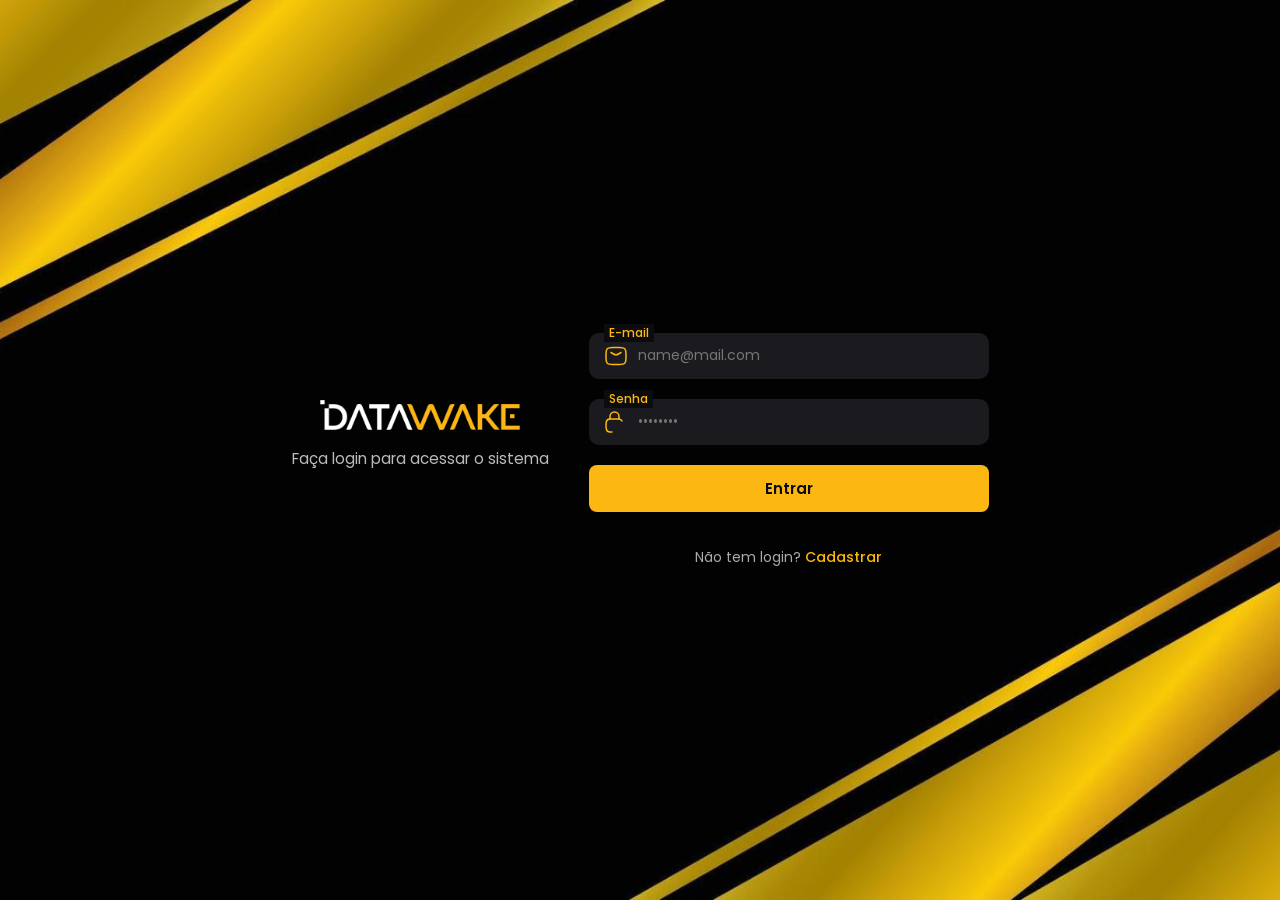
<file: Portaria/index.html>
<!DOCTYPE html>
<html lang="pt-BR">

<head>
    <meta charset="UTF-8">
    <meta name="viewport" content="width=device-width, initial-scale=1.0">
    <title>Login - Sistema de Portaria</title>
    <link href="https://fonts.googleapis.com/css2?family=Poppins:wght@300;400;600&display=swap" rel="stylesheet">
    <style>
        * {
            margin: 0;
            padding: 0;
            box-sizing: border-box;
            font-family: 'Poppins', sans-serif;
        }

        body {
            height: 100vh;
            background: url('images/555.jpg') center/cover no-repeat;
            display: flex;
            align-items: center;
            justify-content: center;
            color: #fff;
            padding: 20px;
            flex-wrap: wrap;
            gap: 40px;
        }

        .logo {
            text-align: center;
            margin-bottom: 30px;
        }

        .logo img {
            width: 200px;
        }

        .logo p {
            color: #bbb;
            font-size: 0.95rem;
            margin-top: 10px;
        }

        form {
            width: 100%;
            max-width: 400px;
            display: flex;
            flex-direction: column;
            gap: 20px;
        }

        .input_container {
            position: relative;
            display: flex;
            align-items: center;
            background: #1b1b1f;
            border-radius: 10px;
            padding: 10px 14px;
            border: 1px solid transparent;
            transition: all 0.25s ease;
        }

        .input_container:focus-within {
            border-color: #fcb713;
            background: linear-gradient(145deg, #1e1e22, #25252a);
            box-shadow: 0 0 12px rgba(252, 183, 19, 0.4), 0 0 3px rgba(252, 183, 19, 0.3) inset;
            transform: translateY(-2px);
        }

        .icon {
            flex-shrink: 0;
            margin-right: 10px;
            stroke: #fcb713;
            transition: transform 0.25s ease, stroke 0.25s ease;
        }

        .input_container:focus-within .icon {
            transform: scale(1.15);
            stroke: #ffd84e;
        }

        .input_field {
            flex: 1;
            background: transparent;
            border: none;
            outline: none;
            color: #fff;
            font-size: 14px;
            transition: color 0.2s ease;
        }

        .input_container:focus-within .input_field::placeholder {
            color: #fcb713;
        }

        .input_label {
            position: absolute;
            top: -10px;
            left: 14px;
            background: #0c0c10;
            padding: 0 5px;
            font-size: 12px;
            color: #fcb713;
            font-weight: 500;
        }

        button[type="submit"] {
            background: #fcb713;
            color: #0c0c10;
            border: none;
            border-radius: 8px;
            padding: 12px;
            font-size: 15px;
            font-weight: 600;
            cursor: pointer;
            transition: 0.3s;
        }

        button[type="submit"]:hover {
            background: #ffd84e;
            box-shadow: 0 0 15px rgba(252, 183, 19, 0.4);
            transform: translateY(-1px);
        }

        .cadastro-link {
            margin-top: 15px;
            text-align: center;
            font-size: 14px;
            color: #aaa;
        }

        .cadastro-link a {
            color: #fcb713;
            text-decoration: none;
            font-weight: 500;
            transition: color 0.3s;
        }

        .cadastro-link a:hover {
            color: #fff;
        }

        #alerta {
            display: none;
            text-align: center;
            margin-top: 10px;
            font-weight: 500;
            padding: 8px;
            border-radius: 6px;
        }

        @media (max-width: 768px) {
            body {
                flex-direction: column;
                padding: 20px;
            }

            .logo {
                margin-right: 0;
            }

            .logo img {
                width: 160px;
            }
        }

        @media (max-width: 400px) {
            form {
                padding: 0 10px;
            }

            .input_container {
                padding: 8px 10px;
            }
        }
    </style>
</head>

<body>
    <div class="logo">
        <img src="images/DTW.png" alt="Logo DataWake">
        <p>Faça login para acessar o sistema</p>
    </div>

    <form id="formLogin" onsubmit="event.preventDefault(); fazerLogin();">
        <div class="input_container">
            <label class="input_label" for="usuario">E-mail</label>
            <svg fill="none" viewBox="0 0 24 24" height="24" width="24" xmlns="http://www.w3.org/2000/svg" class="icon">
                <path stroke-linejoin="round" stroke-linecap="round" stroke-width="1.5" stroke="#fcb713"
                    d="M7 8.5L9.94202 10.2394C11.6572 11.2535 12.3428 11.2535 14.058 10.2394L17 8.5"></path>
                <path stroke-linejoin="round" stroke-width="1.5" stroke="#fcb713"
                    d="M2.01577 13.4756C2.08114 16.5412 2.11383 18.0739 3.24496 19.2094C4.37608 20.3448 5.95033 20.3843 9.09883 20.4634C11.0393 20.5122 12.9607 20.5122 14.9012 20.4634C18.0497 20.3843 19.6239 20.3448 20.7551 19.2094C21.8862 18.0739 21.9189 16.5412 21.9842 13.4756C22.0053 12.4899 22.0053 11.5101 21.9842 10.5244C21.9189 7.45886 21.8862 5.92609 20.7551 4.79066C19.6239 3.65523 18.0497 3.61568 14.9012 3.53657C12.9607 3.48781 11.0393 3.48781 9.09882 3.53656C5.95033 3.61566 4.37608 3.65521 3.24495 4.79065C2.11382 5.92608 2.08114 7.45885 2.01576 10.5244C1.99474 11.5101 1.99475 12.4899 2.01577 13.4756Z">
                </path>
            </svg>
            <input id="usuario" type="email" placeholder="name@mail.com" class="input_field" required>
        </div>

        <div class="input_container">
            <label class="input_label" for="senha">Senha</label>
            <svg fill="none" viewBox="0 0 24 24" height="24" width="24" xmlns="http://www.w3.org/2000/svg" class="icon">
                <path stroke-linecap="round" stroke-width="1.5" stroke="#fcb713"
                    d="M18 11.0041C17.4166 9.91704 16.273 9.15775 14.9519 9.0993C13.477 9.03404 11.9788 9 10.329 9C8.67911 9 7.18091 9.03404 5.70604 9.0993C3.95328 9.17685 2.51295 10.4881 2.27882 12.1618C2.12602 13.2541 2 14.3734 2 15.5134C2 16.6534 2.12602 17.7727 2.27882 18.865C2.51295 20.5387 3.95328 21.8499 5.70604 21.9275C6.42013 21.9591 7.26041 21.9834 8 22">
                </path>
                <path stroke-linejoin="round" stroke-linecap="round" stroke-width="1.5" stroke="#fcb713"
                    d="M6 9V6.5C6 4.01472 8.01472 2 10.5 2C12.9853 2 15 4.01472 15 6.5V9"></path>
            </svg>
            <input id="senha" type="password" placeholder="••••••••" class="input_field" required>
        </div>

        <button type="submit">Entrar</button>

        <p id="alerta"></p>

        <div class="cadastro-link">
            <p>Não tem login? <a href="cadastro.html">Cadastrar</a></p>
        </div>
    </form>

    <script src="script.js"></script>
</body>

</html>
</file>
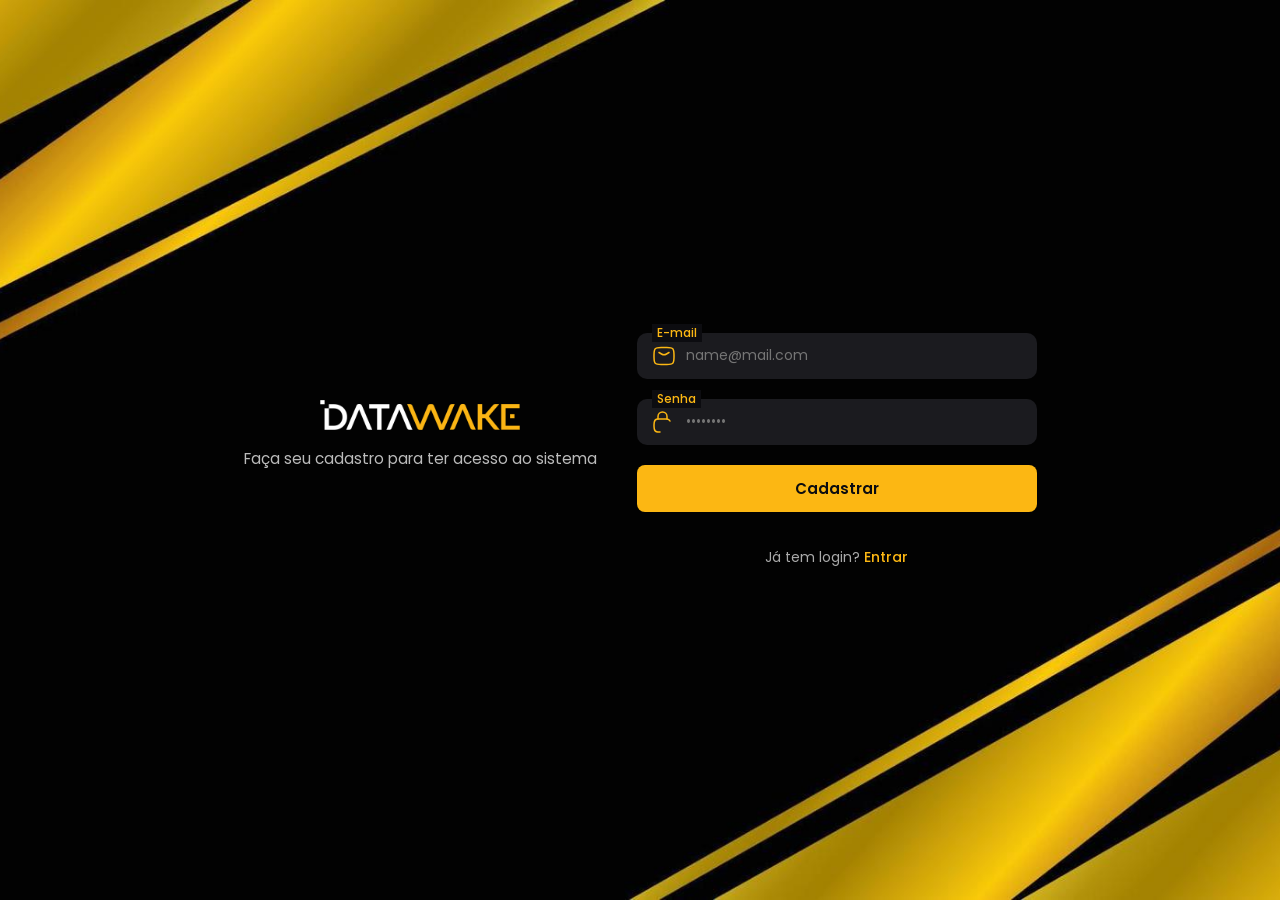
<file: Portaria/cadastro.html>
<!DOCTYPE html>
<html lang="pt-BR">

<head>
    <meta charset="UTF-8">
    <meta name="viewport" content="width=device-width, initial-scale=1.0">
    <title>Cadastro - Sistema de Portaria</title>
    <link href="https://fonts.googleapis.com/css2?family=Poppins:wght@300;400;600&display=swap" rel="stylesheet">
    <style>
        * {
            margin: 0;
            padding: 0;
            box-sizing: border-box;
            font-family: 'Poppins', sans-serif;
        }

        body {
            height: 100vh;
            background: url('images/555.jpg') center/cover no-repeat;
            display: flex;
            align-items: center;
            justify-content: center;
            color: #fff;
            padding: 20px;
            flex-wrap: wrap;
            gap: 40px;
        }

        .logo {
            text-align: center;
            margin-bottom: 30px;
        }

        .logo img {
            width: 200px;
        }

        .logo p {
            color: #bbb;
            font-size: 0.95rem;
            margin-top: 10px;
        }

        form {
            width: 100%;
            max-width: 400px;
            display: flex;
            flex-direction: column;
            gap: 20px;
        }

        .input_container {
            position: relative;
            display: flex;
            align-items: center;
            background: #1b1b1f;
            border-radius: 10px;
            padding: 10px 14px;
            border: 1px solid transparent;
            transition: all 0.25s ease;
        }

        .input_container:focus-within {
            border-color: #fcb713;
            background: linear-gradient(145deg, #1e1e22, #25252a);
            box-shadow: 0 0 12px rgba(252, 183, 19, 0.4), 0 0 3px rgba(252, 183, 19, 0.3) inset;
            transform: translateY(-2px);
        }

        .icon {
            flex-shrink: 0;
            margin-right: 10px;
            stroke: #fcb713;
            transition: transform 0.25s ease, stroke 0.25s ease;
        }

        .input_container:focus-within .icon {
            transform: scale(1.15);
            stroke: #ffd84e;
        }

        .input_field {
            flex: 1;
            background: transparent;
            border: none;
            outline: none;
            color: #fff;
            font-size: 14px;
            transition: color 0.2s ease;
        }

        .input_container:focus-within .input_field::placeholder {
            color: #fcb713;
        }

        .input_label {
            position: absolute;
            top: -10px;
            left: 14px;
            background: #0c0c10;
            padding: 0 5px;
            font-size: 12px;
            color: #fcb713;
            font-weight: 500;
        }

        button[type="submit"] {
            background: #fcb713;
            color: #0c0c10;
            border: none;
            border-radius: 8px;
            padding: 12px;
            font-size: 15px;
            font-weight: 600;
            cursor: pointer;
            transition: 0.3s;
        }

        button[type="submit"]:hover {
            background: #ffd84e;
            box-shadow: 0 0 15px rgba(252, 183, 19, 0.4);
            transform: translateY(-1px);
        }

        .login-link {
            margin-top: 15px;
            text-align: center;
            font-size: 14px;
            color: #aaa;
        }

        .login-link a {
            color: #fcb713;
            text-decoration: none;
            font-weight: 500;
            transition: color 0.3s;
        }

        .login-link a:hover {
            color: #fff;
        }

        #alerta {
            display: none;
            text-align: center;
            margin-top: 10px;
            font-weight: 500;
            padding: 8px;
            border-radius: 6px;
        }

        @media (max-width: 768px) {
            body {
                flex-direction: column;
                padding: 20px;
            }

            .logo {
                margin-right: 0;
            }

            .logo img {
                width: 160px;
            }
        }

        @media (max-width: 400px) {
            form {
                padding: 0 10px;
            }

            .input_container {
                padding: 8px 10px;
            }
        }
    </style>
</head>

<body>
    <div class="logo">
        <img src="images/DTW.png" alt="Logo DataWake">
        <p>Faça seu cadastro para ter acesso ao sistema</p>
    </div>

    <form id="formCadastro" onsubmit="event.preventDefault(); fazerCadastro();">
        <div class="input_container">
            <label class="input_label" for="email">E-mail</label>
            <svg fill="none" viewBox="0 0 24 24" height="24" width="24" xmlns="http://www.w3.org/2000/svg" class="icon">
                <path stroke-linejoin="round" stroke-linecap="round" stroke-width="1.5" stroke="#fcb713" d="M7 8.5L9.94202 10.2394C11.6572 11.2535 12.3428 11.2535 14.058 10.2394L17 8.5"></path>
                <path stroke-linejoin="round" stroke-width="1.5" stroke="#fcb713" d="M2.01577 13.4756C2.08114 16.5412 2.11383 18.0739 3.24496 19.2094C4.37608 20.3448 5.95033 20.3843 9.09883 20.4634C11.0393 20.5122 12.9607 20.5122 14.9012 20.4634C18.0497 20.3843 19.6239 20.3448 20.7551 19.2094C21.8862 18.0739 21.9189 16.5412 21.9842 13.4756C22.0053 12.4899 22.0053 11.5101 21.9842 10.5244C21.9189 7.45886 21.8862 5.92609 20.7551 4.79066C19.6239 3.65523 18.0497 3.61568 14.9012 3.53657C12.9607 3.48781 11.0393 3.48781 9.09882 3.53656C5.95033 3.61566 4.37608 3.65521 3.24495 4.79065C2.11382 5.92608 2.08114 7.45885 2.01576 10.5244C1.99474 11.5101 1.99475 12.4899 2.01577 13.4756Z"></path>
            </svg>
            <input id="email" type="email" placeholder="name@mail.com" class="input_field" required>
        </div>

        <div class="input_container">
            <label class="input_label" for="senha">Senha</label>
            <svg fill="none" viewBox="0 0 24 24" height="24" width="24" xmlns="http://www.w3.org/2000/svg" class="icon">
                <path stroke-linecap="round" stroke-width="1.5" stroke="#fcb713" d="M18 11.0041C17.4166 9.91704 16.273 9.15775 14.9519 9.0993C13.477 9.03404 11.9788 9 10.329 9C8.67911 9 7.18091 9.03404 5.70604 9.0993C3.95328 9.17685 2.51295 10.4881 2.27882 12.1618C2.12602 13.2541 2 14.3734 2 15.5134C2 16.6534 2.12602 17.7727 2.27882 18.865C2.51295 20.5387 3.95328 21.8499 5.70604 21.9275C6.42013 21.9591 7.26041 21.9834 8 22"></path>
                <path stroke-linejoin="round" stroke-linecap="round" stroke-width="1.5" stroke="#fcb713" d="M6 9V6.5C6 4.01472 8.01472 2 10.5 2C12.9853 2 15 4.01472 15 6.5V9"></path>
            </svg>
            <input id="senha" type="password" placeholder="••••••••" class="input_field" required>
        </div>

        <button type="submit">Cadastrar</button>

        <p id="alerta"></p>

        <div class="login-link">
            <p>Já tem login? <a href="index.html">Entrar</a></p>
        </div>
    </form>

    <script src="script.js"></script>
</body>

</html>
</file>
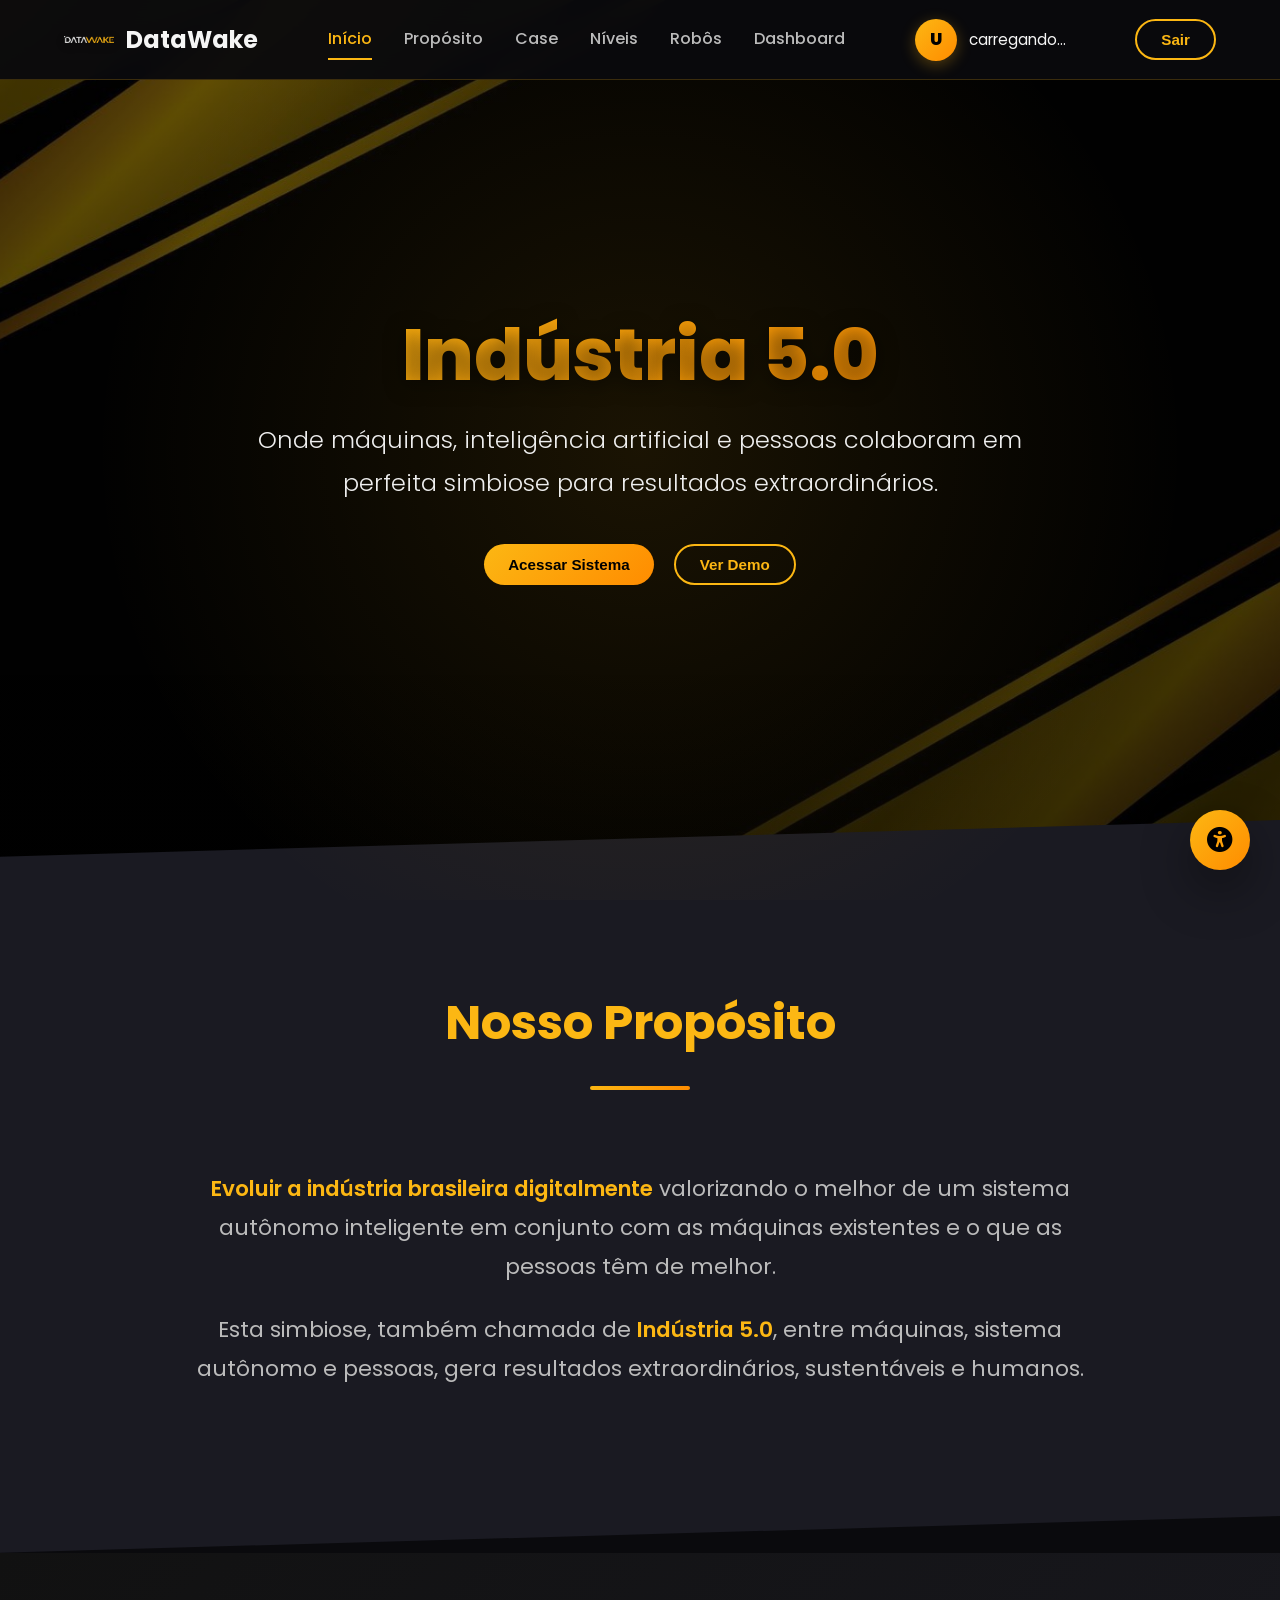
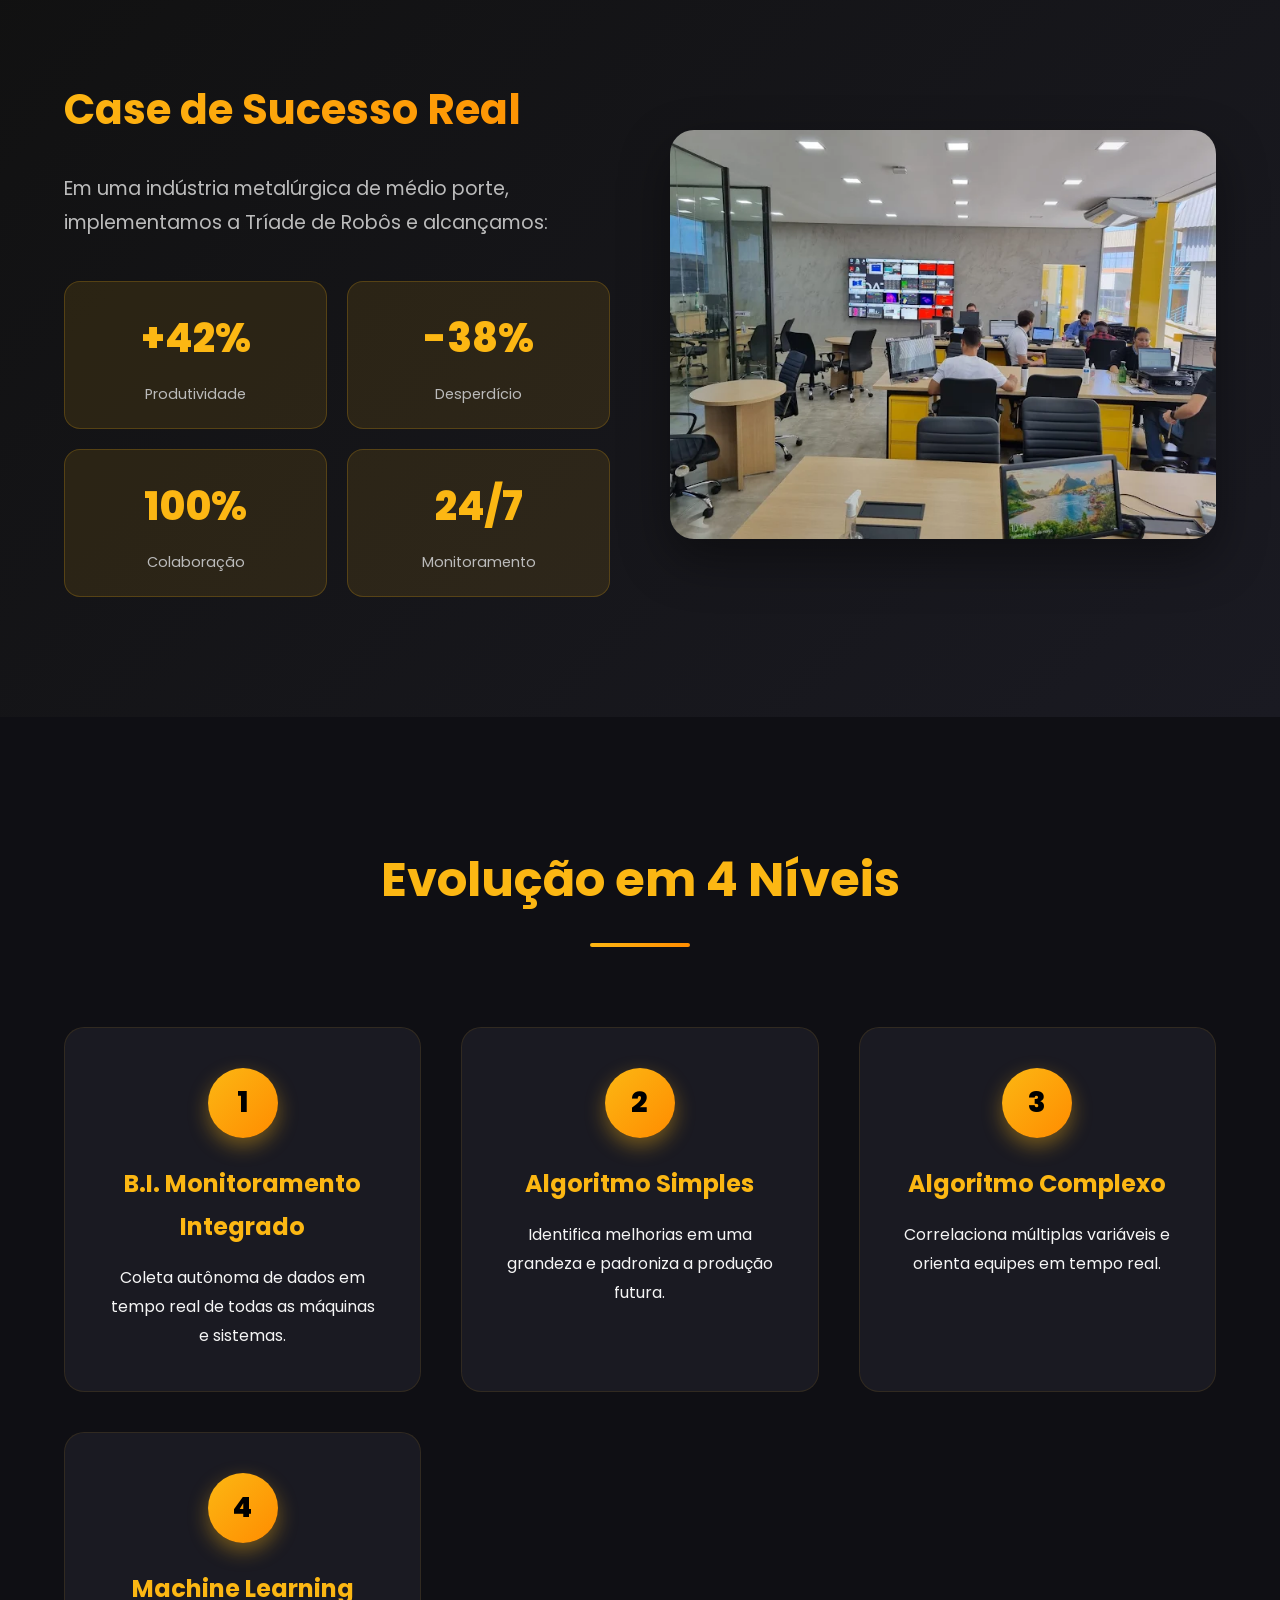
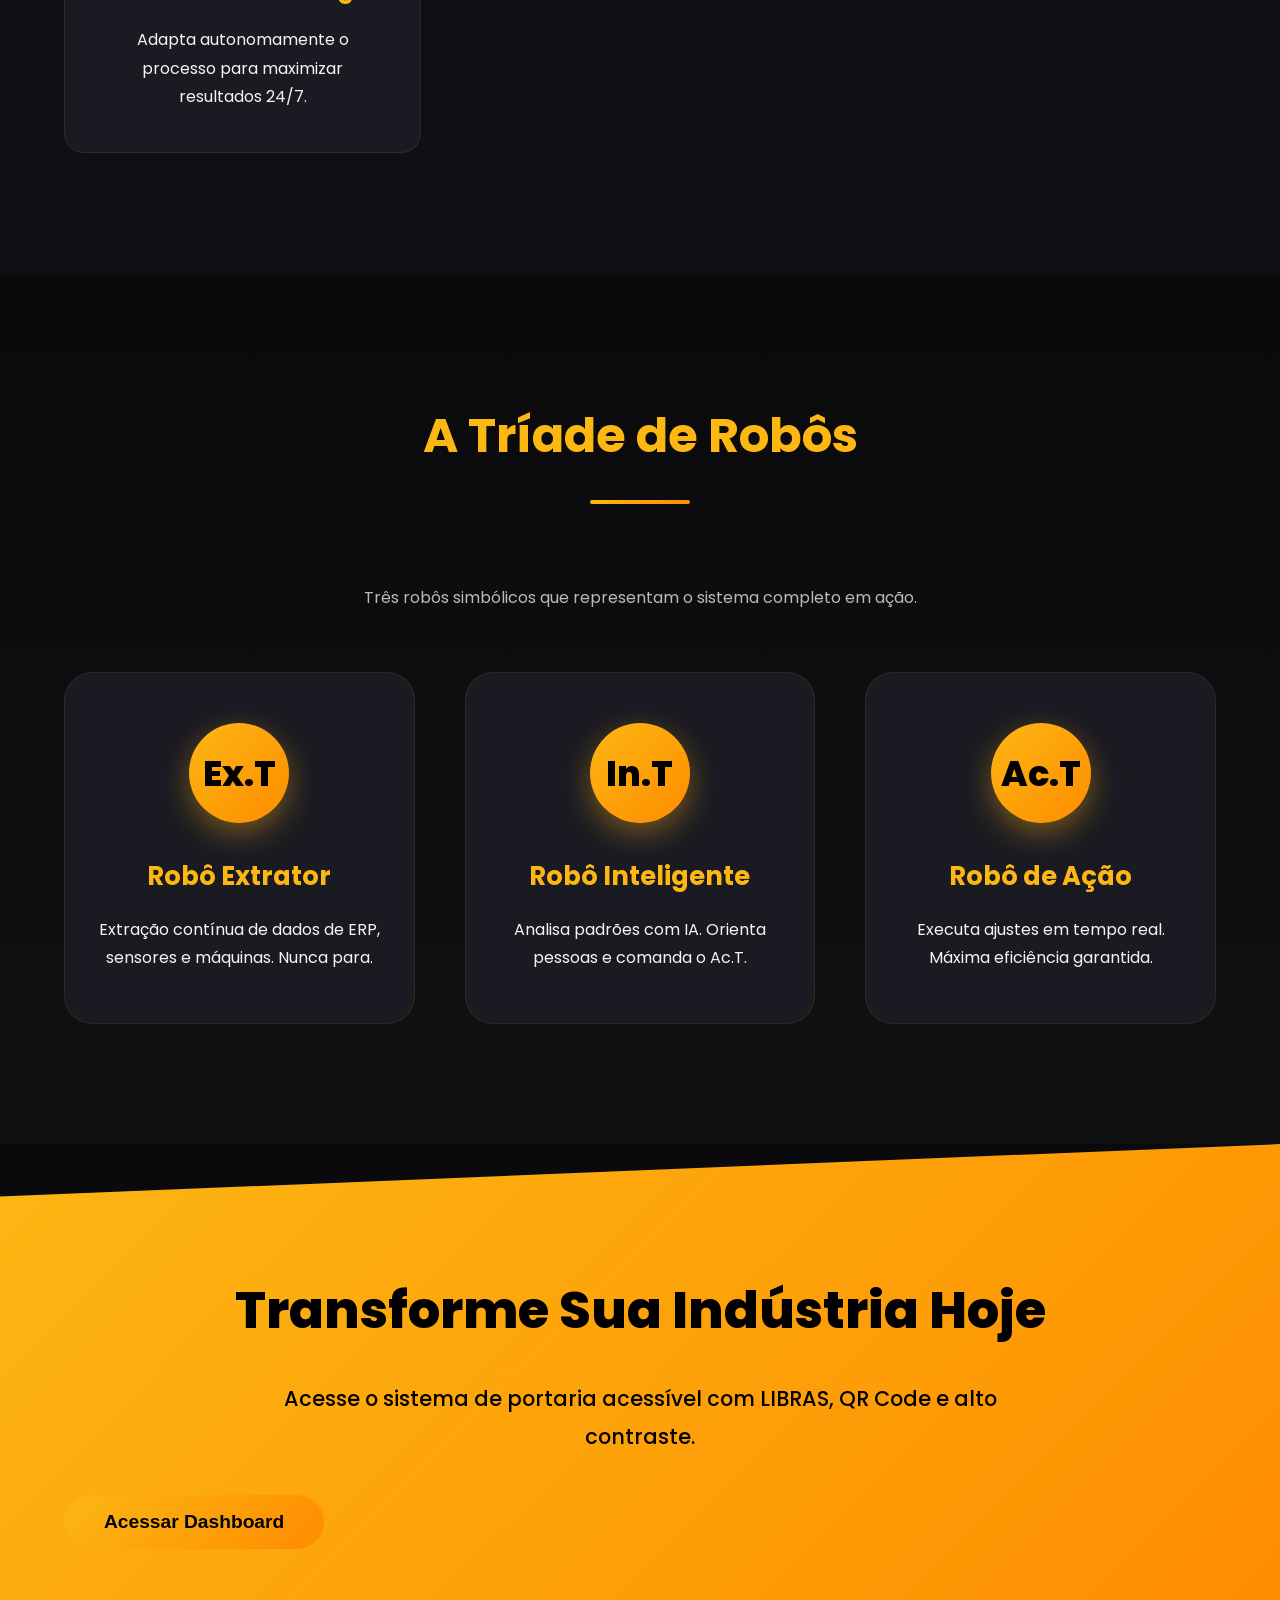
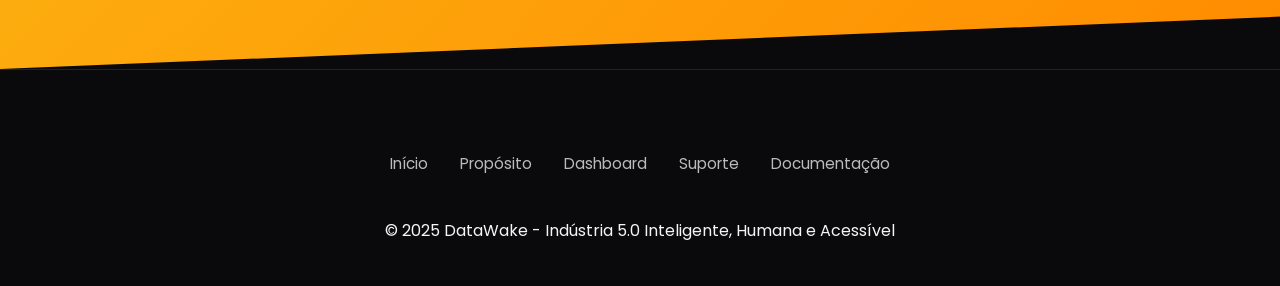
<file: Portaria/home.html>
<!DOCTYPE html>
<html lang="pt-BR">

<head>
    <meta charset="UTF-8">
    <meta name="viewport" content="width=device-width, initial-scale=1.0">
    <title>DataWake - Indústria 5.0 Inteligente e Humana</title>
    <meta name="description"
        content="Sistema de portaria acessível com LIBRAS, QR Code, alto contraste e integração total. Evoluímos a indústria com máquinas, pessoas e inteligência.">
    <link href="https://fonts.googleapis.com/css2?family=Poppins:wght@300;400;500;600;700;800&display=swap"
        rel="stylesheet">
    <link href="https://unpkg.com/aos@2.3.4/dist/aos.css" rel="stylesheet">
    <link rel="stylesheet" href="https://cdnjs.cloudflare.com/ajax/libs/font-awesome/6.5.0/css/all.min.css">

    <!-- VLibras -->
    <script src="https://vlibras.gov.br/app/vlibras-plugin.js"></script>

    <style>
        :root {
            --primary: #fcb713;
            --primary-hover: #ffd84e;
            --secondary: #ff8c00;
            --bg-dark: #0a0a0d;
            --bg-card: #1a1a22;
            --text: #f5f5f5;
            --text-light: #bbbbbb;
            --text-muted: #888;
            --success: #4CAF50;
            --danger: #e74c3c;
            --gradient: linear-gradient(135deg, #fcb713, #ff8c00);
            --focus: #ffd84e;
            --radius: 20px;
            --shadow: 0 20px 50px rgba(0, 0, 0, 0.4);
            --base-font-size: 16px;
        }

        [data-theme="high-contrast"] {
            --bg-dark: #000;
            --bg-card: #111;
            --text: #fff;
            --text-light: #ff0;
            --primary: #ff0;
            --secondary: #ff0;
            --focus: #ff0;
            --text-muted: #ff0;
        }

        /* FILTROS DE DALTONISMO */
        [data-colorblind="protanopia"] {
            filter: hue-rotate(-40deg) contrast(1.3) saturate(1.8);
        }

        [data-colorblind="deuteranopia"] {
            filter: hue-rotate(180deg) contrast(1.2) saturate(1.5);
        }

        [data-colorblind="tritanopia"] {
            filter: hue-rotate(90deg) contrast(1.4) saturate(2);
        }

        *,
        *::before,
        *::after {
            margin: 0;
            padding: 0;
            box-sizing: border-box;
        }

        html {
            font-size: var(--base-font-size);
            scroll-behavior: smooth;
        }

        body {
            background: var(--bg-dark);
            color: var(--text);
            font-family: 'Poppins', sans-serif;
            line-height: 1.8;
            overflow-x: hidden;
            transition: background 0.3s, color 0.3s;
        }

        .sr-only {
            position: absolute;
            width: 1px;
            height: 1px;
            padding: 0;
            margin: -1px;
            overflow: hidden;
            clip: rect(0, 0, 0, 0);
            white-space: nowrap;
            border: 0;
        }

        a:focus,
        button:focus,
        [tabindex]:focus,
        input:focus,
        select:focus {
            outline: 3px solid var(--focus);
            outline-offset: 3px;
        }

        /* HEADER */
        header {
            position: fixed;
            top: 0;
            left: 0;
            right: 0;
            background: rgba(10, 10, 13, 0.95);
            backdrop-filter: blur(12px);
            border-bottom: 1px solid rgba(252, 183, 19, 0.2);
            padding: 18px 5%;
            display: flex;
            justify-content: space-between;
            align-items: center;
            z-index: 1000;
            transition: all 0.4s ease;
        }

        header.scrolled {
            padding: 12px 5%;
            background: rgba(10, 10, 13, 0.98);
            box-shadow: 0 8px 30px rgba(0, 0, 0, 0.3);
        }

        .logo a {
            display: flex;
            align-items: center;
            gap: 12px;
            text-decoration: none;
            color: var(--text);
            font-weight: 700;
            font-size: 1.5rem;
        }

        .logo img {
            width: 50px;
            filter: drop-shadow(0 2px 4px rgba(0, 0, 0, 0.3));
        }

        nav {
            display: flex;
            align-items: center;
            gap: 32px;
        }

        nav a {
            color: var(--text-light);
            text-decoration: none;
            font-weight: 500;
            font-size: 1rem;
            position: relative;
            transition: all 0.3s ease;
        }

        nav a::after {
            content: '';
            position: absolute;
            bottom: -6px;
            left: 0;
            width: 0;
            height: 2px;
            background: var(--primary);
            transition: width 0.3s ease;
        }

        nav a:hover,
        nav a:focus,
        nav a.active {
            color: var(--primary);
        }

        nav a:hover::after,
        nav a.active::after {
            width: 100%;
        }

        .user-info {
            display: flex;
            align-items: center;
            gap: 12px;
            font-size: 0.95rem;
        }

        .user-avatar {
            width: 42px;
            height: 42px;
            background: var(--gradient);
            color: #000;
            border-radius: 50%;
            display: flex;
            align-items: center;
            justify-content: center;
            font-weight: 800;
            font-size: 1.1rem;
            box-shadow: 0 4px 15px rgba(252, 183, 19, 0.3);
        }

        .btn {
            background: transparent;
            border: 2px solid var(--primary);
            color: var(--primary);
            padding: 10px 24px;
            border-radius: 50px;
            cursor: pointer;
            font-weight: 600;
            font-size: 0.95rem;
            transition: all 0.4s ease;
            display: flex;
            align-items: center;
            gap: 8px;
        }

        .btn:hover,
        .btn:focus {
            background: var(--primary);
            color: #000;
            transform: translateY(-3px);
            box-shadow: 0 10px 25px rgba(252, 183, 19, 0.4);
        }

        .btn-primary {
            background: var(--gradient);
            color: #000;
            border: none;
        }

        .btn-primary:hover {
            transform: translateY(-3px);
            box-shadow: 0 15px 30px rgba(252, 183, 19, 0.5);
        }

        /* HERO */
        .hero {
            height: 100vh;
            background: linear-gradient(rgba(0, 0, 0, 0.6), rgba(0, 0, 0, 0.8)), url('images/555.jpg') center/cover no-repeat;
            display: flex;
            flex-direction: column;
            justify-content: center;
            align-items: center;
            text-align: center;
            position: relative;
        }

        .hero::before {
            content: '';
            position: absolute;
            top: 0;
            left: 0;
            right: 0;
            bottom: 0;
            background: radial-gradient(circle at center, rgba(252, 183, 19, 0.1) 0%, transparent 70%);
            z-index: 1;
        }

        .hero-content {
            position: relative;
            z-index: 2;
            max-width: 1100px;
            padding: 0 20px;
        }

        .hero-title {
            font-size: 4.5rem;
            font-weight: 800;
            margin-bottom: 24px;
            background: var(--gradient);
            -webkit-background-clip: text;
            -webkit-text-fill-color: transparent;
            background-clip: text;
            text-shadow: 0 4px 20px rgba(0, 0, 0, 0.5);
            line-height: 1.1;
        }

        .hero-subtitle {
            font-size: 1.5rem;
            color: #eee;
            max-width: 800px;
            margin: 0 auto 40px;
            font-weight: 300;
        }

        .hero-cta {
            display: flex;
            gap: 20px;
            justify-content: center;
            flex-wrap: wrap;
        }

        /* SECTIONS */
        section {
            padding: 120px 5%;
            position: relative;
        }

        .container {
            max-width: 1300px;
            margin: 0 auto;
        }

        .section-title {
            text-align: center;
            font-size: 3rem;
            font-weight: 700;
            margin-bottom: 80px;
            color: var(--primary);
            position: relative;
        }

        .section-title::after {
            content: '';
            width: 100px;
            height: 4px;
            background: var(--gradient);
            display: block;
            margin: 20px auto 0;
            border-radius: 2px;
        }

        /* PROPÓSITO */
        .proposito {
            background: var(--bg-card);
            clip-path: polygon(0 5%, 100% 0, 100% 95%, 0 100%);
            padding: 160px 5% 140px;
            margin-top: -80px;
        }

        .proposito-content {
            max-width: 900px;
            margin: 0 auto;
            text-align: center;
        }

        .proposito p {
            font-size: 1.35rem;
            margin-bottom: 24px;
            color: var(--text-light);
        }

        .proposito p strong {
            color: var(--primary);
            font-weight: 600;
        }

        /* CASE */
        .case {
            background: linear-gradient(135deg, #111 0%, #1a1a22 100%);
        }

        .case-grid {
            display: grid;
            grid-template-columns: 1fr 1fr;
            gap: 60px;
            align-items: center;
            max-width: 1200px;
            margin: 0 auto;
        }

        .case-text h3 {
            font-size: 2.6rem;
            margin-bottom: 24px;
            background: var(--gradient);
            -webkit-background-clip: text;
            -webkit-text-fill-color: transparent;
        }

        .case-text p {
            font-size: 1.2rem;
            color: var(--text-light);
            margin-bottom: 20px;
        }

        .case-stats {
            display: grid;
            grid-template-columns: 1fr 1fr;
            gap: 20px;
            margin-top: 40px;
        }

        .stat {
            text-align: center;
            padding: 20px;
            background: rgba(252, 183, 19, 0.1);
            border-radius: 16px;
            border: 1px solid rgba(252, 183, 19, 0.2);
        }

        .stat-num {
            font-size: 2.5rem;
            font-weight: 800;
            color: var(--primary);
        }

        .stat-label {
            font-size: 0.9rem;
            color: var(--text-light);
            margin-top: 8px;
        }

        .case-img {
            border-radius: 24px;
            overflow: hidden;
            box-shadow: var(--shadow);
        }

        .case-img img {
            width: 100%;
            height: auto;
            display: block;
            transition: transform 0.5s ease;
        }

        .case-img:hover img {
            transform: scale(1.05);
        }

        /* NÍVEIS */
        .niveis {
            background: #0f0f14;
        }

        .niveis-grid {
            display: grid;
            grid-template-columns: repeat(auto-fit, minmax(300px, 1fr));
            gap: 40px;
        }

        .nivel-card {
            background: var(--bg-card);
            padding: 40px;
            border-radius: var(--radius);
            text-align: center;
            transition: all 0.5s ease;
            border: 1px solid rgba(252, 183, 19, 0.1);
            position: relative;
            overflow: hidden;
        }

        .nivel-card::before {
            content: '';
            position: absolute;
            top: 0;
            left: 0;
            width: 100%;
            height: 5px;
            background: var(--gradient);
            transform: scaleX(0);
            transform-origin: left;
            transition: transform 0.5s ease;
        }

        .nivel-card:hover::before,
        .nivel-card:focus-within::before {
            transform: scaleX(1);
        }

        .nivel-card:hover {
            transform: translateY(-15px);
            box-shadow: var(--shadow);
            border-color: var(--primary);
        }

        .nivel-num {
            width: 70px;
            height: 70px;
            background: var(--gradient);
            color: #000;
            border-radius: 50%;
            display: flex;
            align-items: center;
            justify-content: center;
            font-weight: 800;
            font-size: 1.8rem;
            margin: 0 auto 24px;
            box-shadow: 0 8px 20px rgba(252, 183, 19, 0.4);
        }

        .nivel-card h4 {
            font-size: 1.5rem;
            margin-bottom: 16px;
            color: var(--primary);
        }

        /* ROBÔS */
        .robo-section {
            background: linear-gradient(to bottom, #0a0a0d, #111);
        }

        .robo-grid {
            display: grid;
            grid-template-columns: repeat(auto-fit, minmax(320px, 1fr));
            gap: 50px;
            margin-top: 60px;
        }

        .robo-card {
            background: var(--bg-card);
            padding: 50px 30px;
            border-radius: 28px;
            text-align: center;
            transition: all 0.5s ease;
            border: 1px solid rgba(252, 183, 19, 0.1);
            position: relative;
        }

        .robo-card::after {
            content: '';
            position: absolute;
            inset: 0;
            background: var(--gradient);
            opacity: 0;
            border-radius: 28px;
            transition: opacity 0.5s ease;
            z-index: -1;
        }

        .robo-card:hover::after {
            opacity: 0.1;
        }

        .robo-card:hover {
            transform: translateY(-20px);
            box-shadow: 0 30px 60px rgba(252, 183, 19, 0.3);
        }

        .robo-icon {
            width: 100px;
            height: 100px;
            background: var(--gradient);
            color: #000;
            border-radius: 50%;
            display: flex;
            align-items: center;
            justify-content: center;
            margin: 0 auto 30px;
            font-size: 2.2rem;
            font-weight: 800;
            box-shadow: 0 10px 30px rgba(252, 183, 19, 0.4);
        }

        .robo-card h4 {
            font-size: 1.6rem;
            margin-bottom: 16px;
            color: var(--primary);
        }

        /* CTA FINAL */
        .cta-final {
            background: var(--gradient);
            color: #000;
            text-align: center;
            padding: 120px 5%;
            clip-path: polygon(0 10%, 100% 0, 100% 90%, 0 100%);
        }

        .cta-final h2 {
            font-size: 3.2rem;
            margin-bottom: 24px;
            font-weight: 800;
        }

        .cta-final p {
            font-size: 1.3rem;
            max-width: 800px;
            margin: 0 auto 40px;
            font-weight: 500;
        }

        /* FOOTER */
        footer {
            background: #0a0a0d;
            padding: 80px 5% 40px;
            text-align: center;
            border-top: 1px solid #222;
        }

        .footer-links {
            display: flex;
            justify-content: center;
            gap: 32px;
            margin-bottom: 40px;
            flex-wrap: wrap;
        }

        .footer-links a {
            color: var(--text-light);
            text-decoration: none;
            font-size: 0.95rem;
        }

        .footer-links a:hover {
            color: var(--primary);
        }

        /* TOAST */
        #toast {
            position: fixed;
            bottom: 30px;
            left: 50%;
            transform: translateX(-50%);
            background: var(--success);
            color: #000;
            padding: 16px 28px;
            border-radius: 50px;
            display: flex;
            align-items: center;
            gap: 12px;
            font-weight: 600;
            box-shadow: 0 15px 35px rgba(0, 0, 0, 0.3);
            z-index: 10000;
            opacity: 0;
            visibility: hidden;
            transition: all 0.4s ease;
        }

        #toast.show {
            opacity: 1;
            visibility: visible;
            transform: translateX(-50%) translateY(-10px);
        }

        /* MENU DE ACESSIBILIDADE - VERSÃO FINAL */
        .accessibility-menu {
            position: fixed;
            bottom: 30px;
            right: 30px;
            z-index: 9999;
        }

        .btn-accessibility {
            width: 60px;
            height: 60px;
            background: var(--gradient);
            color: #000;
            border: none;
            border-radius: 50%;
            font-size: 1.6rem;
            display: flex;
            align-items: center;
            justify-content: center;
            box-shadow: var(--shadow);
            cursor: pointer;
            transition: all 0.4s ease;
            animation: pulse 2s infinite;
        }

        .btn-accessibility:hover {
            transform: scale(1.1);
            box-shadow: 0 15px 30px rgba(252, 183, 19, 0.5);
        }

        @keyframes pulse {
            0% {
                box-shadow: 0 0 0 0 rgba(252, 183, 19, 0.4);
            }

            70% {
                box-shadow: 0 0 0 15px rgba(252, 183, 19, 0);
            }

            100% {
                box-shadow: 0 0 0 0 rgba(252, 183, 19, 0);
            }
        }

        .accessibility-panel {
            position: absolute;
            bottom: 80px;
            right: 0;
            background: var(--bg-card);
            border: 1px solid rgba(252, 183, 19, 0.3);
            border-radius: 20px;
            padding: 18px;
            display: flex;
            flex-direction: column;
            gap: 12px;
            min-width: 290px;
            max-width: 310px;
            box-shadow: var(--shadow);
            transform: translateY(15px);
            opacity: 0;
            visibility: hidden;
            transition: all 0.35s ease;
            pointer-events: none;
            font-size: 0.94rem;
        }

        .accessibility-panel.show {
            transform: translateY(0);
            opacity: 1;
            visibility: visible;
            pointer-events: auto;
        }

        .acc-item {
            background: transparent;
            border: 1px solid rgba(252, 183, 19, 0.3);
            color: var(--text);
            padding: 11px 14px;
            border-radius: 12px;
            font-weight: 500;
            display: flex;
            align-items: center;
            gap: 10px;
            cursor: pointer;
            transition: all 0.3s ease;
            width: 100%;
            text-align: left;
            font-size: 0.92rem;
        }

        .acc-item:hover,
        .acc-item.active {
            background: var(--primary);
            color: #000;
            border-color: var(--primary);
            transform: translateY(-1px);
        }

        .acc-title {
            padding: 8px 14px;
            font-weight: 600;
            color: var(--text-light);
            font-size: 0.9rem;
            border-bottom: 1px solid rgba(252, 183, 19, 0.2);
            margin-bottom: 4px;
        }

        .font-control {
            display: flex;
            align-items: center;
            justify-content: space-between;
            gap: 8px;
            padding: 6px 10px;
            width: 100%;
        }

        .font-btn {
            background: rgba(252, 183, 19, 0.2);
            color: var(--text);
            border: none;
            flex: 1;
            height: 38px;
            border-radius: 10px;
            font-weight: bold;
            cursor: pointer;
            font-size: 1.1rem;
            transition: all 0.3s ease;
        }

        .font-btn:hover {
            background: var(--primary);
            color: #000;
            transform: scale(1.05);
        }

        .font-label {
            font-size: 0.85rem;
            color: var(--text-light);
            white-space: nowrap;
            font-weight: 500;
        }

        /* RESPONSIVO */
        @media (max-width: 992px) {
            .hero-title {
                font-size: 3.5rem;
            }

            .case-grid {
                grid-template-columns: 1fr;
            }

            .case-img {
                order: -1;
            }

            .section-title {
                font-size: 2.5rem;
            }
        }

        @media (max-width: 768px) {
            .hero-title {
                font-size: 2.8rem;
            }

            .hero-subtitle {
                font-size: 1.2rem;
            }

            nav {
                display: none;
            }

            .hero-cta {
                flex-direction: column;
                align-items: center;
            }

            .niveis-grid,
            .robo-grid {
                grid-template-columns: 1fr;
            }

            .accessibility-panel {
                min-width: 260px;
            }
        }
    </style>
</head>

<body>

    <!-- HEADER -->
    <header>
        <div class="logo">
            <a href="#home" aria-label="DataWake - Início">
                <img src="images/DTW.png" alt="">
                <span>DataWake</span>
            </a>
        </div>
        <nav aria-label="Menu principal">
            <a href="#home" class="active">Início</a>
            <a href="#proposito">Propósito</a>
            <a href="#case">Case</a>
            <a href="#niveis">Níveis</a>
            <a href="#robo">Robôs</a>
            <a href="dashboard.html">Dashboard</a>
        </nav>
        <div class="user-info" aria-label="Usuário logado">
            <div class="user-avatar" id="user-avatar">U</div>
            <span id="user-email">carregando...</span>
        </div>
        <button class="btn" id="logout-btn" onclick="logout()" aria-label="Sair do sistema">
            Sair
        </button>
    </header>

    <!-- MENU DE ACESSIBILIDADE -->
    <div class="accessibility-menu">
        <button id="accessibility-toggle" class="btn-accessibility" aria-label="Abrir menu de acessibilidade"
            aria-expanded="false">
            <i class="fas fa-universal-access"></i>
        </button>
        <div id="accessibility-panel" class="accessibility-panel" aria-hidden="true">
            <!-- CONTRASTE -->
            <button class="acc-item" data-action="contrast" aria-label="Alternar alto contraste">
                <i class="fas fa-adjust"></i> Alto Contraste
            </button>

            <!-- DALTONISMO -->
            <div class="acc-title">Modo Daltonismo</div>
            <button class="acc-item" data-action="protanopia" aria-label="Modo Protanopia">
                <i class="fas fa-eye"></i> Protanopia
            </button>
            <button class="acc-item" data-action="deuteranopia" aria-label="Modo Deuteranopia">
                <i class="fas fa-eye"></i> Deuteranopia
            </button>
            <button class="acc-item" data-action="tritanopia" aria-label="Modo Tritanopia">
                <i class="fas fa-eye"></i> Tritanopia
            </button>
            <button class="acc-item" data-action="color-normal" aria-label="Desativar modo daltonismo">
                <i class="fas fa-eye-slash"></i> Normal
            </button>

            <!-- LIBRAS & LEITOR -->
            <button class="acc-item" data-action="libras" aria-label="Ativar modo LIBRAS">
                <i class="fas fa-hands-asl-interpreting"></i> LIBRAS
            </button>
            <button class="acc-item" data-action="speak" aria-label="Ativar leitor de tela">
                <i class="fas fa-volume-up"></i> Leitor de Tela
            </button>

            <!-- FONTE -->
            <div class="acc-item font-control">
                <button data-action="font-decrease" aria-label="Diminuir fonte" class="font-btn">A-</button>
                <span class="font-label">Fonte</span>
                <button data-action="font-increase" aria-label="Aumentar fonte" class="font-btn">A+</button>
            </div>
        </div>
    </div>

    <!-- HERO -->
    <section class="hero" id="home">
        <div class="hero-content" data-aos="fade-up">
            <h1 class="hero-title">Indústria 5.0</h1>
            <p class="hero-subtitle">Onde máquinas, inteligência artificial e pessoas colaboram em perfeita simbiose
                para resultados extraordinários.</p>
            <div class="hero-cta">
                <button class="btn btn-primary" onclick="irParaDashboard()">
                    Acessar Sistema
                </button>
                <button class="btn" onclick="mostrarToast('Vídeo em breve!', 'success')">
                    Ver Demo
                </button>
            </div>
        </div>
    </section>

    <!-- PROPÓSITO -->
    <section class="proposito" id="proposito">
        <div class="container">
            <div class="proposito-content" data-aos="fade-up">
                <h2 class="section-title">Nosso Propósito</h2>
                <p><strong>Evoluir a indústria brasileira digitalmente</strong> valorizando o melhor de um sistema
                    autônomo inteligente em conjunto com as máquinas existentes e o que as pessoas têm de melhor.</p>
                <p>Esta simbiose, também chamada de <strong>Indústria 5.0</strong>, entre máquinas, sistema autônomo e
                    pessoas, gera resultados extraordinários, sustentáveis e humanos.</p>
            </div>
        </div>
    </section>

    <!-- CASE -->
    <section class="case" id="case">
        <div class="container">
            <div class="case-grid">
                <div class="case-text" data-aos="fade-right">
                    <h3>Case de Sucesso Real</h3>
                    <p>Em uma indústria metalúrgica de médio porte, implementamos a Tríade de Robôs e alcançamos:</p>
                    <div class="case-stats">
                        <div class="stat">
                            <div class="stat-num">+42%</div>
                            <div class="stat-label">Produtividade</div>
                        </div>
                        <div class="stat">
                            <div class="stat-num">-38%</div>
                            <div class="stat-label">Desperdício</div>
                        </div>
                        <div class="stat">
                            <div class="stat-num">100%</div>
                            <div class="stat-label">Colaboração</div>
                        </div>
                        <div class="stat">
                            <div class="stat-num">24/7</div>
                            <div class="stat-label">Monitoramento</div>
                        </div>
                    </div>
                </div>
                <div class="case-img" data-aos="fade-left">
                    <img src="images/222.webp" alt="Fábrica com robôs e pessoas trabalhando juntos">
                </div>
            </div>
        </div>
    </section>

    <!-- NÍVEIS -->
    <section class="niveis" id="niveis">
        <div class="container">
            <h2 class="section-title" data-aos="fade-up">Evolução em 4 Níveis</h2>
            <div class="niveis-grid">
                <div class="nivel-card" data-aos="fade-up" data-aos-delay="100" tabindex="0">
                    <div class="nivel-num">1</div>
                    <h4>B.I. Monitoramento Integrado</h4>
                    <p>Coleta autônoma de dados em tempo real de todas as máquinas e sistemas.</p>
                </div>
                <div class="nivel-card" data-aos="fade-up" data-aos-delay="200" tabindex="0">
                    <div class="nivel-num">2</div>
                    <h4>Algoritmo Simples</h4>
                    <p>Identifica melhorias em uma grandeza e padroniza a produção futura.</p>
                </div>
                <div class="nivel-card" data-aos="fade-up" data-aos-delay="300" tabindex="0">
                    <div class="nivel-num">3</div>
                    <h4>Algoritmo Complexo</h4>
                    <p>Correlaciona múltiplas variáveis e orienta equipes em tempo real.</p>
                </div>
                <div class="nivel-card" data-aos="fade-up" data-aos-delay="400" tabindex="0">
                    <div class="nivel-num">4</div>
                    <h4>Machine Learning</h4>
                    <p>Adapta autonomamente o processo para maximizar resultados 24/7.</p>
                </div>
            </div>
        </div>
    </section>

    <!-- ROBÔS -->
    <section class="robo-section" id="robo">
        <div class="container">
            <h2 class="section-title" data-aos="fade-up">A Tríade de Robôs</h2>
            <p style="text-align:center; max-width:900px; margin:0 auto 60px; color:var(--text-light);"
                data-aos="fade-up">
                Três robôs simbólicos que representam o sistema completo em ação.
            </p>
            <div class="robo-grid">
                <div class="robo-card" data-aos="zoom-in" data-aos-delay="100" tabindex="0">
                    <div class="robo-icon">Ex.T</div>
                    <h4>Robô Extrator</h4>
                    <p>Extração contínua de dados de ERP, sensores e máquinas. Nunca para.</p>
                </div>
                <div class="robo-card" data-aos="zoom-in" data-aos-delay="200" tabindex="0">
                    <div class="robo-icon">In.T</div>
                    <h4>Robô Inteligente</h4>
                    <p>Analisa padrões com IA. Orienta pessoas e comanda o Ac.T.</p>
                </div>
                <div class="robo-card" data-aos="zoom-in" data-aos-delay="300" tabindex="0">
                    <div class="robo-icon">Ac.T</div>
                    <h4>Robô de Ação</h4>
                    <p>Executa ajustes em tempo real. Máxima eficiência garantida.</p>
                </div>
            </div>
        </div>
    </section>

    <!-- CTA FINAL -->
    <section class="cta-final">
        <div class="container" data-aos="fade-up">
            <h2>Transforme Sua Indústria Hoje</h2>
            <p>Acesse o sistema de portaria acessível com LIBRAS, QR Code e alto contraste.</p>
            <button class="btn btn-primary" style="font-size:1.2rem; padding:16px 40px;" onclick="irParaDashboard()">
                Acessar Dashboard
            </button>
        </div>
    </section>

    <!-- TOAST -->
    <div id="toast" role="alert" aria-live="assertive">
        <span id="toast-message">Mensagem</span>
    </div>

    <!-- FOOTER -->
    <footer>
        <div class="footer-links">
            <a href="#home">Início</a>
            <a href="#proposito">Propósito</a>
            <a href="dashboard.html">Dashboard</a>
            <a href="#">Suporte</a>
            <a href="#">Documentação</a>
        </div>
        <p>© 2025 DataWake - Indústria 5.0 Inteligente, Humana e Acessível</p>
    </footer>

    <!-- SCRIPTS -->
    <script src="https://unpkg.com/aos@2.3.4/dist/aos.js"></script>
    <script>
        AOS.init({ duration: 1000, once: true });

        new window.VLibras.Widget({
            rootPath: 'https://vlibras.gov.br/app',
            position: 'BL'  // Inferior esquerdo; opções: 'TL', 'T', 'TR', 'R', 'BR' (padrão), 'B', 'BL', 'L'
        });
        // Header scroll
        window.addEventListener('scroll', () => {
            document.querySelector('header').classList.toggle('scrolled', window.scrollY > 50);
        });

        // Ativar link ativo
        document.querySelectorAll('nav a').forEach(link => {
            link.addEventListener('click', () => {
                document.querySelectorAll('nav a').forEach(a => a.classList.remove('active'));
                link.classList.add('active');
            });
        });

        // USUÁRIO (100% PRESERVADO)
        document.addEventListener("DOMContentLoaded", () => {
            const email = usuarioLogado();
            if (email) {
                document.getElementById("user-email").textContent = email;
                document.getElementById("user-avatar").textContent = email[0].toUpperCase();
            }

            loadAccessibilitySettings();
        });

        function usuarioLogado() {
            return localStorage.getItem("usuarioLogado") || "usuario@datawake.com";
        }

        function mostrarToast(msg, type = "success") {
            const toast = document.getElementById("toast");
            document.getElementById("toast-message").textContent = msg;
            toast.className = type;
            toast.classList.add("show");
            falar(msg);
            setTimeout(() => toast.classList.remove("show"), 3000);
        }

        function falar(texto) {
            if ('speechSynthesis' in window && texto) {
                const utterance = new SpeechSynthesisUtterance(texto);
                utterance.lang = 'pt-BR';
                utterance.rate = 0.9;
                speechSynthesis.speak(utterance);
            }
        }

        function irParaDashboard() {
            mostrarToast("Redirecionando para o Dashboard...");
            setTimeout(() => window.location.href = "dashboard.html", 1500);
        }

        function logout() {
            mostrarToast("Saindo do sistema...");
            setTimeout(() => {
                localStorage.clear();
                window.location.href = "login.html";
            }, 1500);
        }

        // MENU DE ACESSIBILIDADE - FINAL E ESTÁVEL
        const accToggle = document.getElementById('accessibility-toggle');
        const accPanel = document.getElementById('accessibility-panel');

        accToggle.addEventListener('click', (e) => {
            e.stopPropagation();
            const isOpen = accPanel.classList.contains('show');
            accPanel.classList.toggle('show', !isOpen);
            accToggle.setAttribute('aria-expanded', !isOpen);
            falar(isOpen ? "Menu de acessibilidade fechado" : "Menu de acessibilidade aberto");
        });

        // Fecha ao clicar fora
        document.addEventListener('click', (e) => {
            if (!accToggle.contains(e.target) && !accPanel.contains(e.target)) {
                accPanel.classList.remove('show');
                accToggle.setAttribute('aria-expanded', 'false');
            }
        });

        // Evita fechar ao clicar dentro do painel
        accPanel.addEventListener('click', (e) => {
            e.stopPropagation();
        });

        // Ações
        document.querySelectorAll('[data-action]').forEach(btn => {
            btn.addEventListener('click', (e) => {
                e.preventDefault();
                e.stopPropagation();
                const action = btn.getAttribute('data-action');
                handleAccessibility(action);

                // Não feche para modos de daltonismo
                if (action !== 'protanopia' && action !== 'deuteranopia' && action !== 'tritanopia' && action !== 'color-normal') {
                    accPanel.classList.remove('show');
                    accToggle.setAttribute('aria-expanded', 'false');
                }
            });
        });

        function handleAccessibility(action) {
            switch (action) {
                case 'contrast': toggleContrast(); break;
                case 'protanopia':
                case 'deuteranopia':
                case 'tritanopia':
                case 'color-normal': setColorBlindMode(action); break;
                case 'libras': toggleLibras(); break;
                case 'speak': toggleSpeech(); break;
                case 'font-increase': changeFontSize(1); break;
                case 'font-decrease': changeFontSize(-1); break;
            }
        }

        function toggleContrast() {
            const isHigh = document.body.getAttribute("data-theme") === "high-contrast";
            document.body.setAttribute("data-theme", isHigh ? "" : "high-contrast");
            localStorage.setItem("theme", isHigh ? "normal" : "high-contrast");
            falar(isHigh ? "Alto contraste desativado" : "Alto contraste ativado");
            updateActive('contrast', !isHigh);
        }

        function setColorBlindMode(mode) {
            const newMode = mode === "color-normal" ? "" : mode;
            document.body.setAttribute("data-colorblind", newMode);
            localStorage.setItem("colorblind", newMode || "normal");
            document.querySelectorAll('[data-action^="protanopia"], [data-action^="deuteranopia"], [data-action^="tritanopia"], [data-action="color-normal"]')
                .forEach(b => b.classList.remove('active'));
            document.querySelector(`[data-action="${mode}"]`).classList.add('active');
            falar(`Modo ${mode === 'color-normal' ? 'normal' : mode} ativado`);
        }

        let librasActive = false;
        function toggleLibras() {
            librasActive = !librasActive;
            const widget = window.VLibras?.Widget?.getInstance();
            if (widget) widget.toggle();
            updateActive('libras', librasActive);
            falar(librasActive ? "LIBRAS ativado" : "LIBRAS desativado");
        }

        let speechActive = false;
        function toggleSpeech() {
            speechActive = !speechActive;
            if (speechActive) falar("Leitor de tela ativado");
            else { speechSynthesis.cancel(); falar("Leitor de tela desativado"); }
            updateActive('speak', speechActive);
        }

        function changeFontSize(delta) {
            let size = parseInt(localStorage.getItem('fontSize') || 16);
            size = Math.min(Math.max(size + delta, 14), 28);
            document.documentElement.style.setProperty('--base-font-size', size + 'px');
            localStorage.setItem('fontSize', size);
            falar(`Fonte: ${size} pixels`);
        }

        function updateActive(action, active) {
            const btn = document.querySelector(`[data-action="${action}"]`);
            if (btn) btn.classList.toggle('active', active);
        }

        function loadAccessibilitySettings() {
            const theme = localStorage.getItem("theme");
            if (theme === "high-contrast") {
                document.body.setAttribute("data-theme", "high-contrast");
                updateActive('contrast', true);
            }

            const fontSize = localStorage.getItem('fontSize');
            if (fontSize) document.documentElement.style.setProperty('--base-font-size', fontSize + 'px');

            const colorblind = localStorage.getItem("colorblind");
            if (colorblind && colorblind !== "normal") {
                document.body.setAttribute("data-colorblind", colorblind);
                updateActive(colorblind, true);
            } else {
                updateActive('color-normal', true);
            }
        }
    </script>
</body>

</html>
</file>
